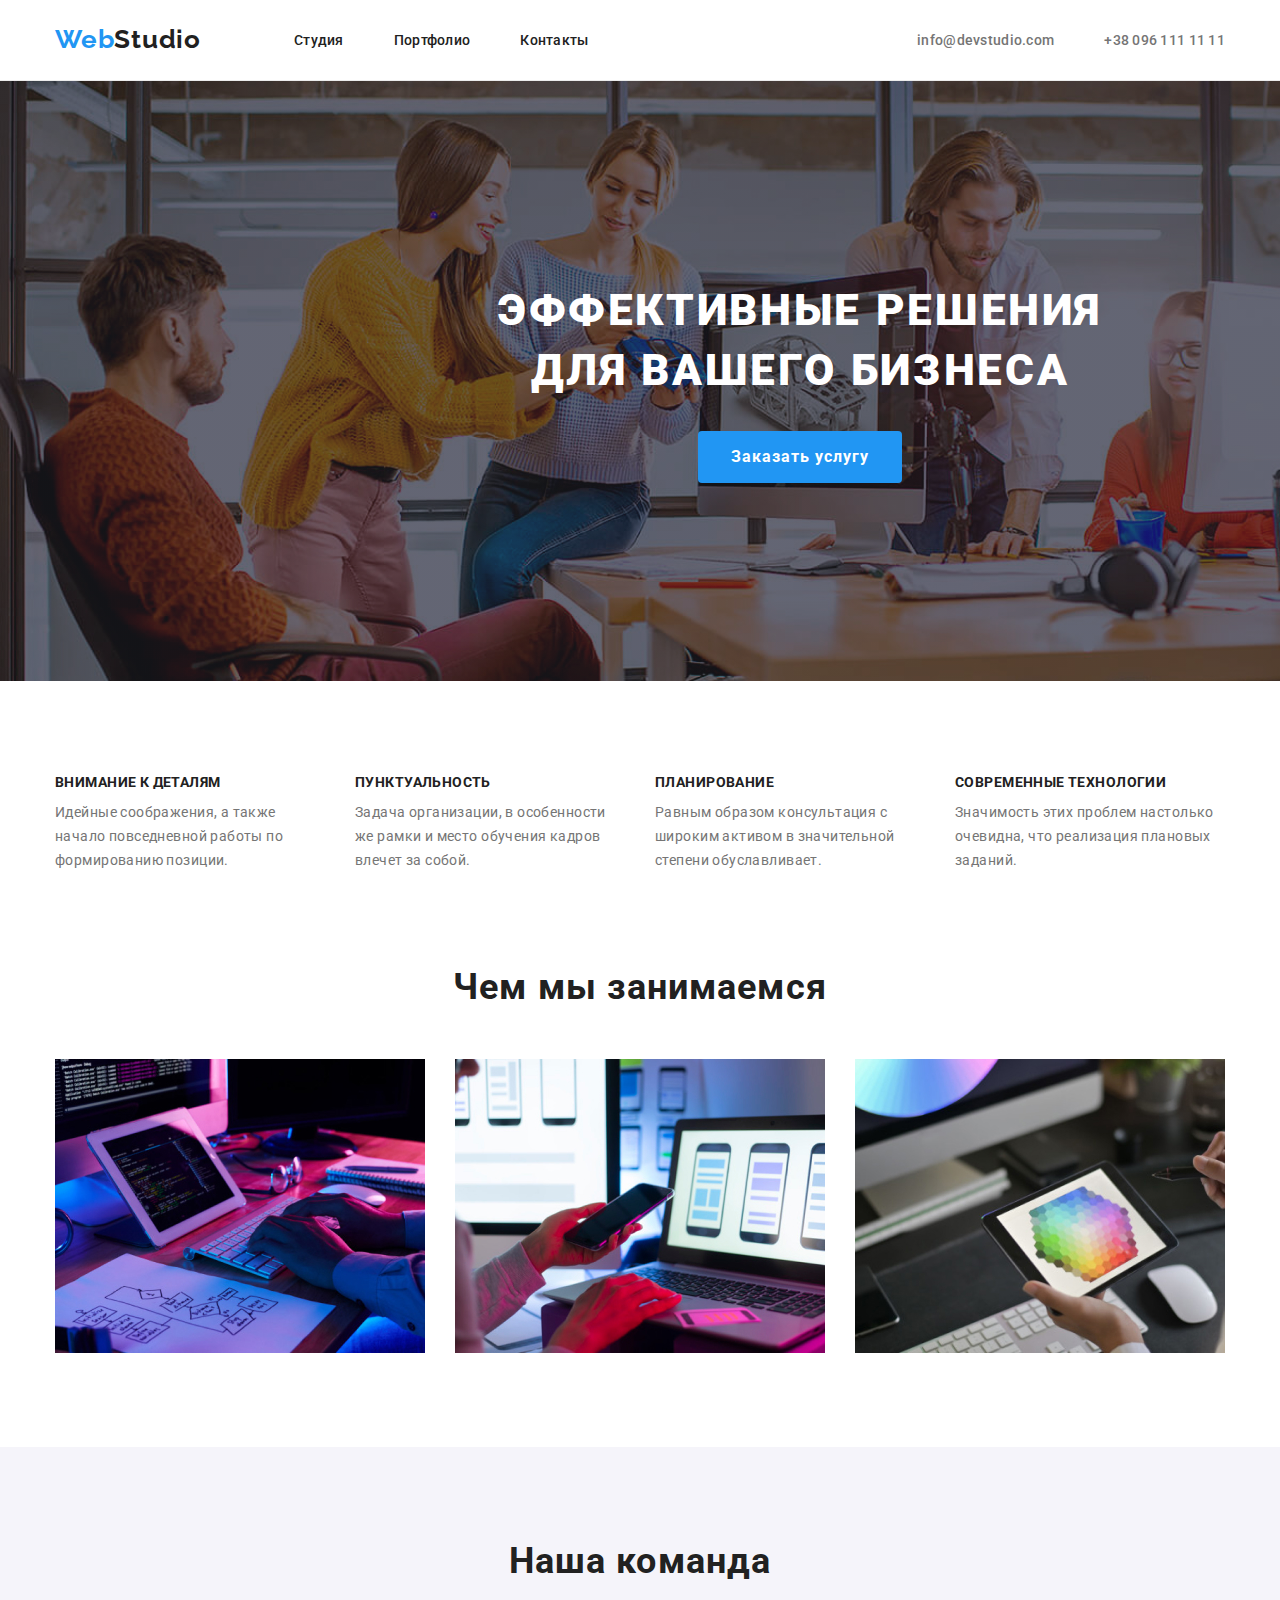
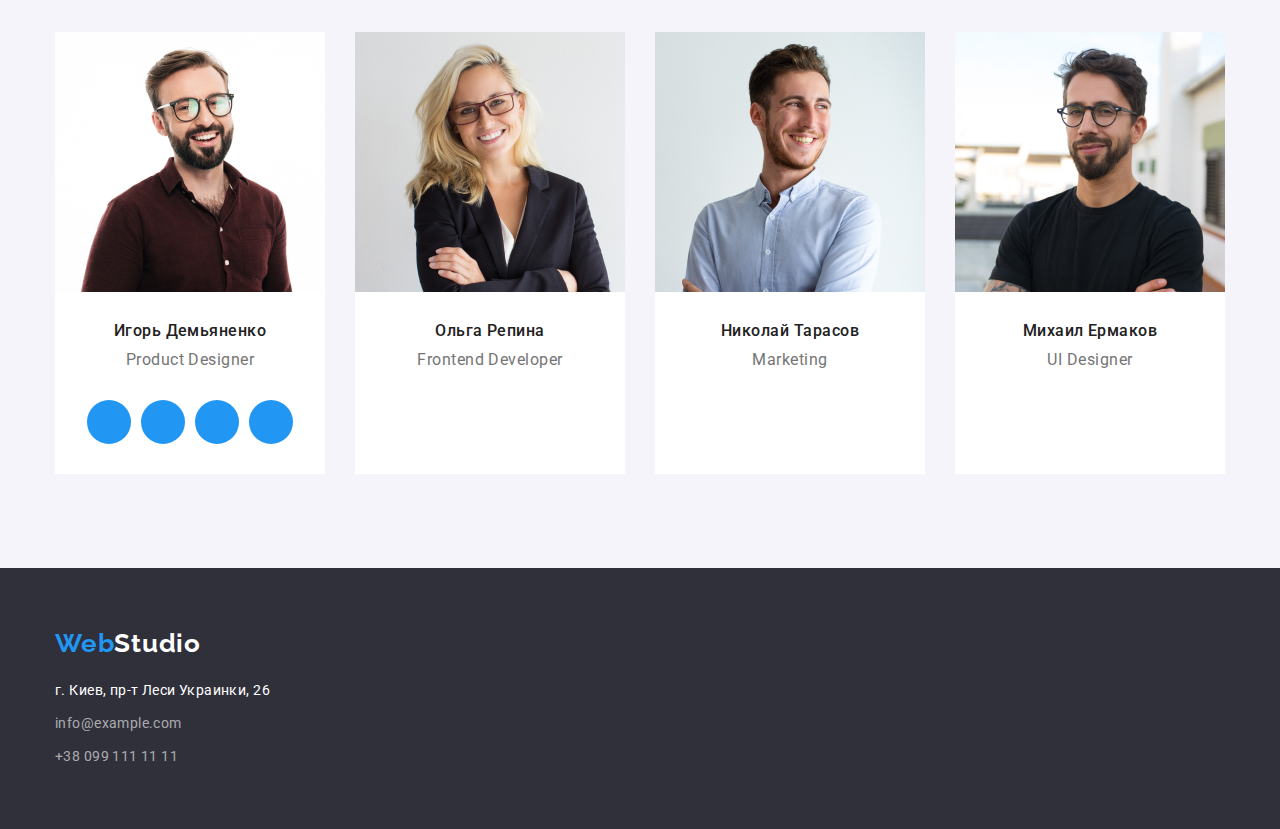
<file: index.html>
<!DOCTYPE html>
<html lang="ru">

<head>
    <meta charset="UTF-8">
    <title>Студия</title>
    <link rel="preconnect" href="https://fonts.googleapis.com">
    <link rel="preconnect" href="https://fonts.gstatic.com" crossorigin>
    <link
        href="https://fonts.googleapis.com/css2?family=Raleway:wght@700&family=Roboto:wght@400;500;700;900&display=swap"
        rel="stylesheet">
    <link rel="stylesheet" href="https://cdnjs.cloudflare.com/ajax/libs/modern-normalize/1.1.0/modern-normalize.css"
        integrity="sha512-Y0MM+V6ymRKN2zStTqzQ227DWhhp4Mzdo6gnlRnuaNCbc+YN/ZH0sBCLTM4M0oSy9c9VKiCvd4Jk44aCLrNS5Q=="
        crossorigin="anonymous" referrerpolicy="no-referrer" />
    <link rel="stylesheet" href="./css/styles.css">
</head>

<body>
    <header class="header">
        <div class=" container container-nav">
            <nav class="header-nav">
                <a href="./index.html" lang="en" class="header-logo link"><span class="logo">Web</span>Studio</a>
                <ul class="header-list list">
                    <li class="header-item"><a href="./index.html" class="header-link link">Студия</a></li>
                    <li class="header-item"><a href="./portfolio.html" class="header-link link">Портфолио</a></li>
                    <li class="header-item"><a href="" class="header-link link">Контакты</a></li>
                </ul>
            </nav>
            <ul class="contacts-list list">
                <li class="contacts-item"><a href="maito:info@devstudio.com"
                        class="contacts-link link">info@devstudio.com</a></li>
                <li class="contacts-item"><a href="tel:+380961111111" class="contacts-link link">+38 096 111 11 11</a>
                </li>
            </ul>
        </div>
    </header>
    <main>
        <section class="hero">
            <div class="container">
                <h1 class="hero-title">Эффективные решения<br>для вашего бизнеса</h1>
                <button type="button" class="hero-button">Заказать услугу</button>
            </div>
        </section>

        <section class="advanteges">
            <div class="container">
                <ul class="advanteges-list list">
                    <li class="advanteges-item">
                        <h3 class="advanteges-title">Внимание к деталям</h3>
                        <p class="advanteges-text"> Идейные соображения, а также начало повседневной работы по
                            формированию
                            позиции.
                        </p>
                    </li>
                    <li class="advanteges-item">
                        <h3 class="advanteges-title">Пунктуальность</h3>
                        <p class="advanteges-text"> Задача организации, в особенности же рамки и место обучения кадров
                            влечет за собой.
                        </p>
                    </li>
                    <li class="advanteges-item">
                        <h3 class="advanteges-title">Планирование</h3>
                        <p class="advanteges-text"> Равным образом консультация с широким активом в значительной степени
                            обуславливает.
                        </p>
                    </li>
                    <li class="advanteges-item">
                        <h3 class="advanteges-title">Современные технологии</h3>
                        <p class="advanteges-text"> Значимость этих проблем настолько очевидна, что реализация плановых
                            заданий.
                        </p>
                    </li>
                </ul>
            </div>
        </section>
        <section class="working">
            <div class="container">
                <h2 class="working-title">Чем мы занимаемся</h2>
                <ul class="working-list">
                    <li class="working-item list"><img src="./images/img1.jpg" alt="печать алгоритма" width="370"></li>
                    <li class="working-item list"><img src="./images/img2.jpg" alt="телефон и ноутбук" width="370"></li>
                    <li class="working-item list"><img src="./images/img3.jpg" alt="галерея цветов на планшете"
                            width="370">
                    </li>
                </ul>
            </div>
        </section>
        <section class="team">
            <div class="container">
                <h2 class="team-title-main">Наша команда</h2>
                <ul class="team-list list">
                    <li class="team-item">
                        <img src="./images/img4.jpg" alt="Игорь Демьяненко" width="270">
                        <div class="team-description"><h3 class="team-title">Игорь Демьяненко</h3>
                        <p class="team-text">Product Designer</p>
                        <ul class="team-soc list">
                            <li class="team-soc-item"><a href="" class="team-soc-link link">
                                <svg class="team-soc-icon" width="20" height="20">
                                    <use href="./images/icons.svg#icon-instagram-2"></use>
                                </svg>
                            </a></li>
                            <li class="team-soc-item"><a href="" class="team-soc-link link"></a></li>
                            <li class="team-soc-item"><a href="" class="team-soc-link link"></a></li>
                            <li class="team-soc-item"><a href="" class="team-soc-link link"></a></li>
                        </ul>
                    </div>
                    </li>
                    <li class="team-item">
                        <img src="./images/img5.jpg" alt="Ольга Репина" width="270">
                        <div class="team-description"><h3 class="team-title">Ольга Репина</h3>
                        <p class="team-text">Frontend Developer</p></div>
                    </li>
                    <li class="team-item">
                        <img src="./images/img6.jpg" alt="Николай Тарасов" width="270">
                        <div class="team-description"><h3 class="team-title">Николай Тарасов</h3>
                        <p class="team-text">Marketing</p></div>
                    </li>
                    <li class="team-item">
                        <img src="./images/img7.jpg" alt="Мизаил Ермаков" width="270">
                        <div class="team-description"><h3 class="team-title">Михаил Ермаков</h3>
                        <p class="team-text">UI Designer</p>
                        </li></div>
                </ul>
            </div>
        </section>
    </main>

    <footer class="footer">
        <div class="container">
          <a href="./index.html" lang="en" class="footer-logo link"><span class="logo">Web</span>Studio</a>
        <address class="footer-adress">
            <ul class="footer-list list">
                <li class="footer-item">
                    <a href="https://goo.gl/maps/1Njmv294i6witmMh8" target="_blank" class="footer-map link">г. Киев,
                        пр-т
                        Леси Украинки, 26</a>
                </li>
                <li class="footer-item">
                    <a href="maito:info@example.com" class="footer-link link">info@example.com</a>
                </li>
                <li class="footer-item">
                    <a href="tel:+380991111111" class="footer-link link">+38 099 111 11 11</a>
                </li>
            </ul>
        </address>
        </div>
    </footer>
</body>

</html>
</file>
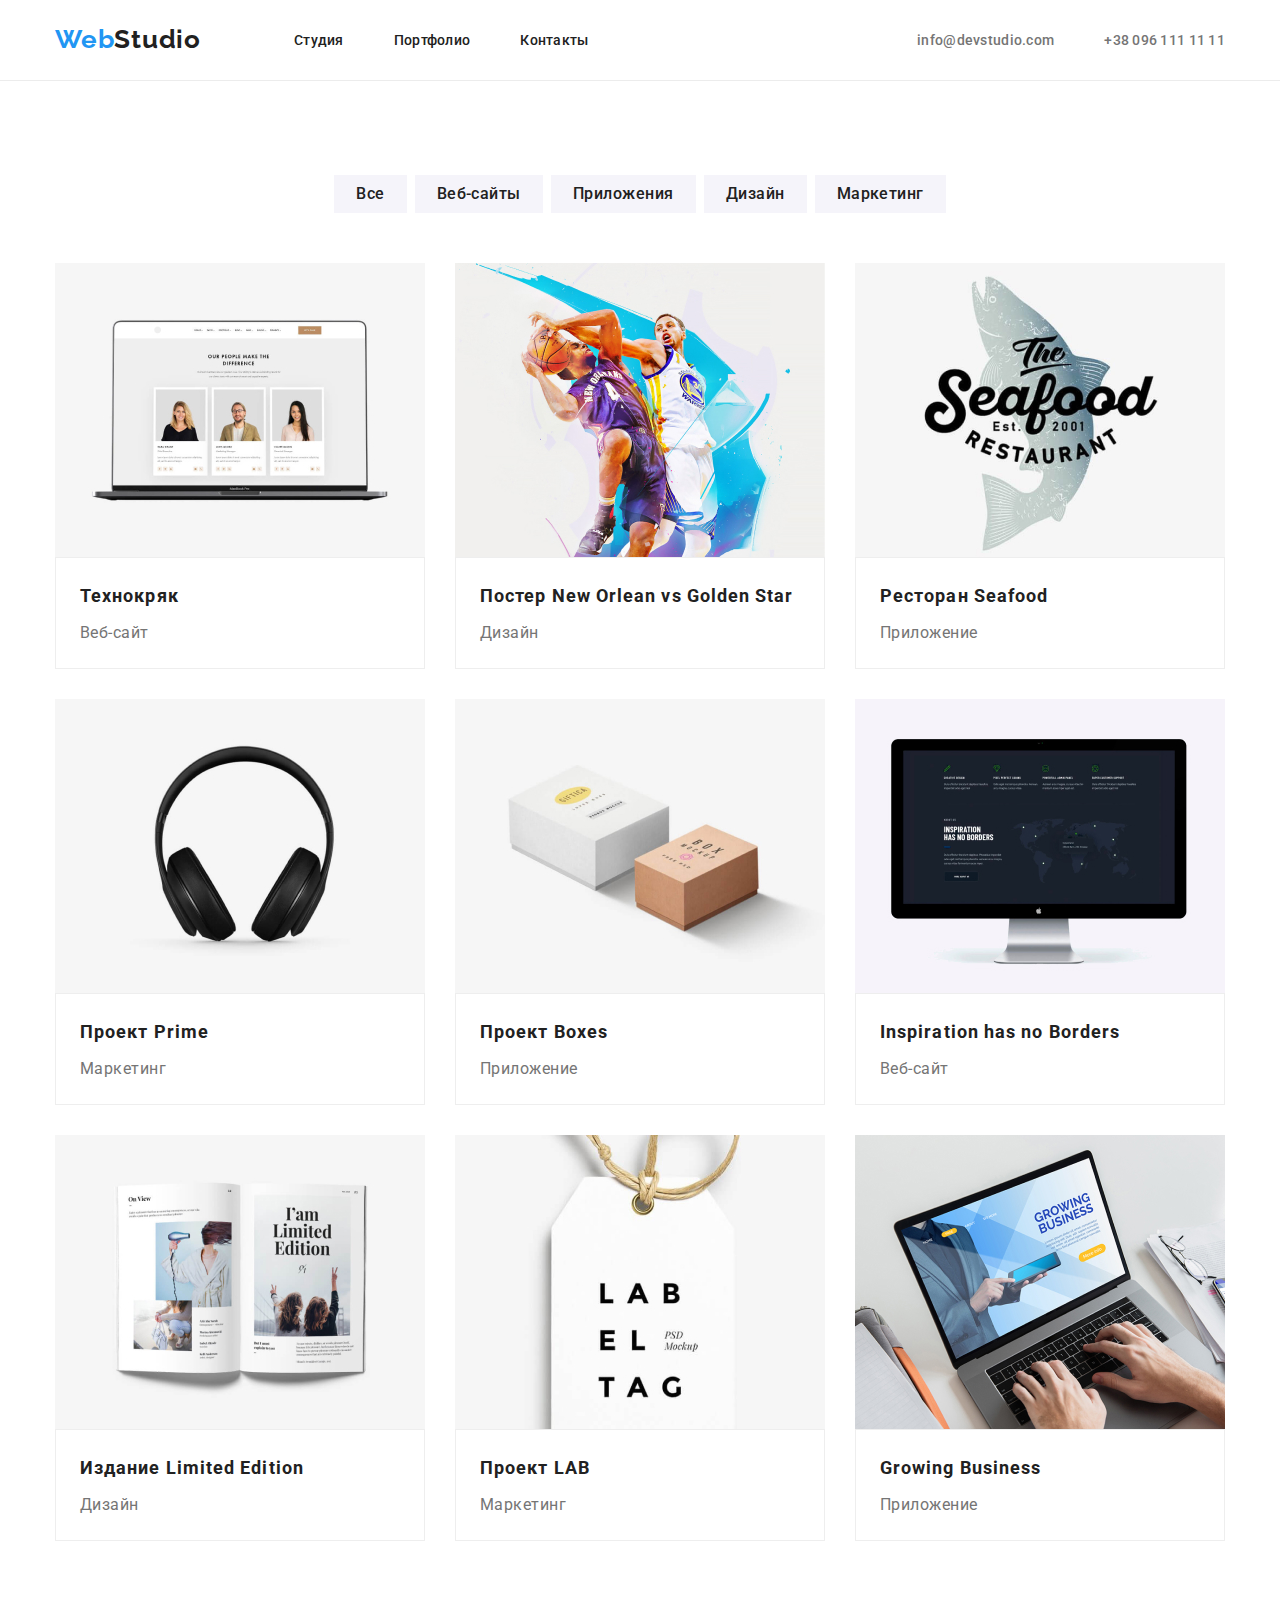
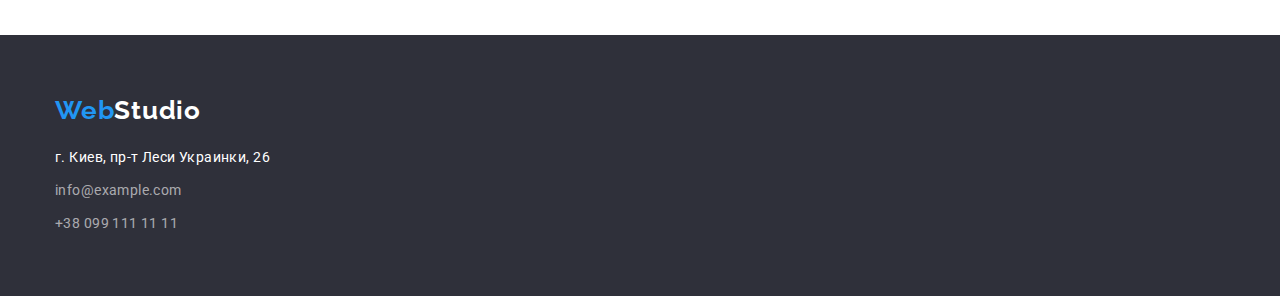
<file: portfolio.html>
<!DOCTYPE html>
<html lang="ru">

<head>
    <meta charset="UTF-8">
    <title>Портфолио</title>
    <link rel="preconnect" href="https://fonts.googleapis.com">
    <link rel="preconnect" href="https://fonts.gstatic.com" crossorigin>
    <link
        href="https://fonts.googleapis.com/css2?family=Raleway:wght@700&family=Roboto:wght@400;500;700;900&display=swap"
        rel="stylesheet">
    <link rel="stylesheet" href="https://cdnjs.cloudflare.com/ajax/libs/modern-normalize/1.1.0/modern-normalize.css"
        integrity="sha512-Y0MM+V6ymRKN2zStTqzQ227DWhhp4Mzdo6gnlRnuaNCbc+YN/ZH0sBCLTM4M0oSy9c9VKiCvd4Jk44aCLrNS5Q=="
        crossorigin="anonymous" referrerpolicy="no-referrer" />
    <link rel="stylesheet" href="./css/styles.css">
</head>

<body>
    <header class="header">
        <div class=" container container-nav">
            <nav class="header-nav">
                <a href="./index.html" lang="en" class="header-logo link"><span class="logo">Web</span>Studio</a>
                <ul class="header-list list">
                    <li class="header-item"><a href="./index.html" class="header-link link">Студия</a></li>
                    <li class="header-item"><a href="./portfolio.html" class="header-link link">Портфолио</a></li>
                    <li class="header-item"><a href="" class="header-link link">Контакты</a></li>
                </ul>
            </nav>
            <ul class="contacts-list list">
                <li class="contacts-item"><a href="maito:info@devstudio.com"
                        class="contacts-link link">info@devstudio.com</a></li>
                <li class="contacts-item"><a href="tel:+380961111111" class="contacts-link link">+38 096 111 11 11</a>
                </li>
            </ul>
        </div>
    </header>
    <main>
        <section class="portfolio">
            <div class="container">
                <ul class="portfolio-list list">
                    <li class="portfolio-item"><button type="button" class="portfolio-btn">Все</button></li>
                    <li class="portfolio-item"><button type="button" class="portfolio-btn">Веб-сайты</button></li>
                    <li class="portfolio-item"><button type="button" class="portfolio-btn">Приложения</button></li>
                    <li class="portfolio-item"><button type="button" class="portfolio-btn">Дизайн</button></li>
                    <li class="portfolio-item"><button type="button" class="portfolio-btn">Маркетинг</button></li>
                </ul>
                <div class="projects">
                    <ul class="portfolio-projeсts list">
                        <li class="portfolio-projects-item"><a href="" class="portfolio-link link">
                                <img src="./images/img8.jpg" alt="notepade" width="370">
                                <div class="portfolio-projects-description">
                                    <h3 class="portfolio-title">Технокряк</h3>
                                    <p class="potfolio-text">Веб-сайт</p>
                                </div>
                            </a>
                        </li>
                        <li class="portfolio-projects-item"><a href="" class="portfolio-link link">
                                <img src="./images/img9.jpg" alt="basketball" width="370">
                                <div class="portfolio-projects-description">
                                    <h3 class="portfolio-title">Постер New Orlean vs Golden Star</h3>
                                    <p class="potfolio-text">Дизайн</p>
                                </div>
                            </a>
                        </li>
                        <li class="portfolio-projects-item"><a href="" class="portfolio-link link">
                                <img src="./images/img10.jpg" alt="seafood" width="370">
                                <div class="portfolio-projects-description">
                                    <h3 class="portfolio-title">Ресторан Seafood</h3>
                                    <p class="potfolio-text">Приложение</p>
                                </div>
                            </a>
                        </li>
                        <li class="portfolio-projects-item"><a href="" class="portfolio-link link">
                                <img src="./images/img11.jpg" alt="headphones" width="370">
                                <div class="portfolio-projects-description">
                                    <h3 class="portfolio-title">Проект Prime</h3>
                                    <p class="potfolio-text">Маркетинг</p>
                                </div>
                            </a>
                        </li>
                        <li class="portfolio-projects-item"><a href="" class="portfolio-link link">
                                <img src="./images/img12.jpg" alt="box" width="370">
                                <div class="portfolio-projects-description">
                                    <h3 class="portfolio-title">Проект Boxes</h3>
                                    <p class="potfolio-text">Приложение</p>
                                </div>
                            </a>
                        </li>
                        <li class="portfolio-projects-item"><a href="" class="portfolio-link link">
                                <img src="./images/img13.jpg" alt="monitor" width="370">
                                <div class="portfolio-projects-description">
                                    <h3 class="portfolio-title">Inspiration has no Borders</h3>
                                    <p class="potfolio-text">Веб-сайт</p>
                                </div>
                            </a>
                        </li>
                        <li class="portfolio-projects-item"><a href="" class="portfolio-link link">
                                <img src="./images/img14.jpg" alt="book" width="370">
                                <div class="portfolio-projects-description">
                                    <h3 class="portfolio-title">Издание Limited Edition</h3>
                                    <p class="potfolio-text">Дизайн</p>
                                </div>
                            </a>
                        </li>
                        <li class="portfolio-projects-item"><a href="" class="portfolio-link link">
                                <img src="./images/img15.jpg" alt="lab" width="370">
                                <div class="portfolio-projects-description">
                                    <h3 class="portfolio-title">Проект LAB</h3>
                                    <p class="potfolio-text">Маркетинг</p>
                                </div>
                            </a>
                        </li>
                        <li class="portfolio-projects-item"><a href="" class="portfolio-link link">
                                <img src="./images/img16.jpg" alt="working" width="370">
                                <div class="portfolio-projects-description">
                                    <h3 class="portfolio-title">Growing Business</h3>
                                    <p class="potfolio-text">Приложение</p>
                                </div>
                            </a>
                        </li>
                    </ul>
                </div>
            </div>
        </section>
    </main>


    <footer class="footer">
        <div class="container">
            <a href="./index.html" lang="en" class="footer-logo link"><span class="logo">Web</span>Studio</a>
            <address class="footer-adress">
                <ul class="footer-list list">
                    <li class="footer-item">
                        <a href="https://goo.gl/maps/1Njmv294i6witmMh8" target="_blank" class="footer-map link">г. Киев,
                            пр-т
                            Леси Украинки, 26</a>
                    </li>
                    <li class="footer-item">
                        <a href="maito:info@example.com" class="footer-link link">info@example.com</a>
                    </li>
                    <li class="footer-item">
                        <a href="tel:+380991111111" class="footer-link link">+38 099 111 11 11</a>
                    </li>
                </ul>
            </address>
        </div>
    </footer>
</body>

</html>
</file>
<file: css/styles.css>
:root {
  --primary-text-color: #757575;
  --title-text-color: #212121;
  --accent-text-color: #2196F3;
}

* {
  box-sizing: border-box;
}

h1,
h2,
h3,
h4,
h5,
h6,
ul,
li,
p {
  margin: 0;
  padding-left: 0;
}

img {
  max-width: 100%;
  display: block;
}

body {
  color: var(--primary-text-color);
  background-color: #FFFFFF;
  font-family: 'Roboto', sans-serif;
}

.container {
  width: 1200px;
  margin-right: auto;
  margin-left: auto;
  padding-left: 15px;
  padding-right: 15px;
}

.list {
  list-style: none;
}

.link {
  text-decoration: none;
}

/*  цвет основного текстаbackground: #212121;  */
/* вторичный текст цвета background: #757575; */
/* белый #E5E5E5 */
/* акцент background: #2196F3; */
/* фон команды background: #F5F4FA; */
/* ФОН СЕКЦИИ 1 background: #2F303A; */

.logo {
  color: var(--accent-text-color)
}

.container-nav {
  display: flex;
  align-items: center;
  height: 80px;
}

.header {
  border-bottom: 1px solid #ECECEC;
}

.header-nav {
  display: flex;
}

.header-logo {
  color: var(--title-text-color);
  font-family: 'Raleway';
  font-style: normal;
  font-weight: 700;
  font-size: 26px;
  line-height: 1, 19;
  letter-spacing: 0.03em;
  margin-right: 93px;
}

.header-item {}

.header-link {
  color: var(--title-text-color);
  font-style: "Roboto";
  font-weight: 500;
  font-size: 14px;
  line-height: 1.14;
  letter-spacing: 0.02em;
}

.header-list {
  display: flex;
  align-items: center;
  gap: 50px;
}

.header-link:hover,
.header-link:focus {
  color: var(--accent-text-color);
}

.contacts-link {
  color: var(--primary-text-color);
  font-weight: 500;
  font-size: 14px;
  line-height: 1.14px;
  letter-spacing: 0.02em;
}

.contacts-link:hover,
.contacts-link:focus {
  color: var(--accent-text-color)
}

.contacts-list {
  display: flex;
  margin-left: auto;
  gap: 50px;
}

.hero {
  height: 600px;
  padding-top: 200px;
  background-color: black;
background-image: linear-gradient(rgba(47, 48, 58, 0.4), 
rgba(47, 48, 58, 0.4)), 
url(../images/hero-bg.jpg);
background-repeat: no-repeat;
background-position: center;
background-size: cover;
min-width: 1600px;
margin: 0 auto;
}

.hero-title {
  color: #FFFFFF;
  font-weight: 900;
  font-size: 44px;
  line-height: 1.36;
  text-align: center;
  letter-spacing: 0.06em;
  text-transform: uppercase;
}

.hero-button {
  font-family: 'Roboto';
  cursor: pointer;
  color: #FFFFFF;
  background-color: var(--accent-text-color);
  font-weight: 700;
  font-size: 16px;
  line-height: 1.88;
  text-align: center;
  letter-spacing: 0.06em;
  padding: 10px 32px;
  border-radius: 4px;
  border: 1px solid transparent;
  margin-top: 30px;
  margin-left: auto;
  margin-right: auto;
  display: block;
}

.advanteges {
  padding-top: 94px;
  padding-bottom: 94px;
}

.advanteges-item {
  width: 270px;
}

.advanteges-list {
  display: flex;
  gap: 30px;
}

.advanteges-title {
  color: var(--title-text-color);
  font-weight: 700;
  font-size: 14px;
  line-height: 1.14;
  letter-spacing: 0.03em;
  text-transform: uppercase;
  margin-bottom: 10px;
}

.advanteges-text {
  font-size: 14px;
  line-height: 1.71;
  letter-spacing: 0.03em;
}

.team {
  background-color: #F5F4FA;
  padding-top: 94px;
  padding-bottom: 94px;
}

.team-title-main,
.working-title {
  color: var(--title-text-color);
  font-weight: 700;
  font-size: 36px;
  line-height: 1.16;
  letter-spacing: 0.03em;
  margin-bottom: 50px;
  text-align: center;
}

.working {
  padding-bottom: 94px;
}

.working-list {
  display: flex;
  justify-content: space-between;
}

.team-list {
  display: flex;
  gap: 30px;
}

.team-item {
  background-color: #FFFFFF;
  text-align: center;
}

.team-soc-link {
  width: 44px;
  height: 44px;
  border-radius: 50%;
  background-color: var(--accent-text-color);
  display: block;
 }

.team-soc {
  display: flex;
  justify-content: center;
  gap: 10px;
}


.team-title {
  color: var(--title-text-color);
  font-weight: 500;
  font-size: 16px;
  line-height: 1.18;
  letter-spacing: 0.03em;
  margin-bottom: 10px;
}

.team-text {
  color: var(--primary-text-color);
  font-size: 16px;
  line-height: 1.18;
  letter-spacing: 0.03em;
  margin-bottom: 30px;
}

.team-description {
  padding-top: 30px;
  padding-bottom: 30px;
}


.portfolio {
  padding-top: 94px;
  padding-bottom: 94px;
}

.portfolio-list {
  justify-content: center;
  display: flex;
  gap: 8px;
}

.portfolio-btn {
  cursor: pointer;
  color: var(--title-text-color);
  background-color: #F5F4FA;
  font-weight: 500;
  font-size: 16px;
  line-height: 1.62;
  text-align: center;
  letter-spacing: 0.03em;
  font-family: inherit;
  padding-top: 6px;
  padding-bottom: 6px;
  padding-left: 22px;
  padding-right: 22px;
  border: 0;
}

.portfolio-btn:hover,
.portfolio-btn:focus {
  color: #FFFFFF;
  background-color: var(--accent-text-color);
}

.projects {
  margin-top: 50px;
}

.portfolio-projeсts {
  display: flex;
  flex-wrap: wrap;
  gap: 30px;
}

.portfolio-projects-item {
  width: 370px;
}

.portfolio-projects-description {
  padding-top: 20px;
  padding-bottom: 20px;
  padding-left: 24px;
  border: 1px solid #EEEEEE;
}


.portfolio-title {
  color: var(--title-text-color);
  font-weight: 700;
  font-size: 18px;
  line-height: 2.0;
  letter-spacing: 0.06em;
  margin-bottom: 4px;
}

.potfolio-text {
  color: var(--primary-text-color);
  font-size: 16px;
  line-height: 1.88;
  letter-spacing: 0.03em;
}

.footer {
  background-color: #2F303A;
  padding-top: 60px;
  padding-bottom: 60px;
}

.footer-logo {
  color: #FFFFFF;
  font-family: 'Raleway';
  font-style: normal;
  font-weight: 700;
  font-size: 26px;
  line-height: 31px;
  letter-spacing: 0.03em;
}

.footer-adress {
  margin-top: 20px;
}

.footer-item {
  margin-top: 9px;
}

.footer-map,
.footer-link {
  color: #FFFFFF;
  font-weight: 400;
  font-size: 14px;
  line-height: 1.71;
  letter-spacing: 0.03em;
  font-style: normal;
}

.footer-link {
  color: rgba(255, 255, 255, 0.6);
}

.footer-link:hover,
.footer-link:focus {
  color: var(--accent-text-color);
}

.footer-map:hover,
.footer-map:focus {
  color: var(--accent-text-color);
}
</file>
